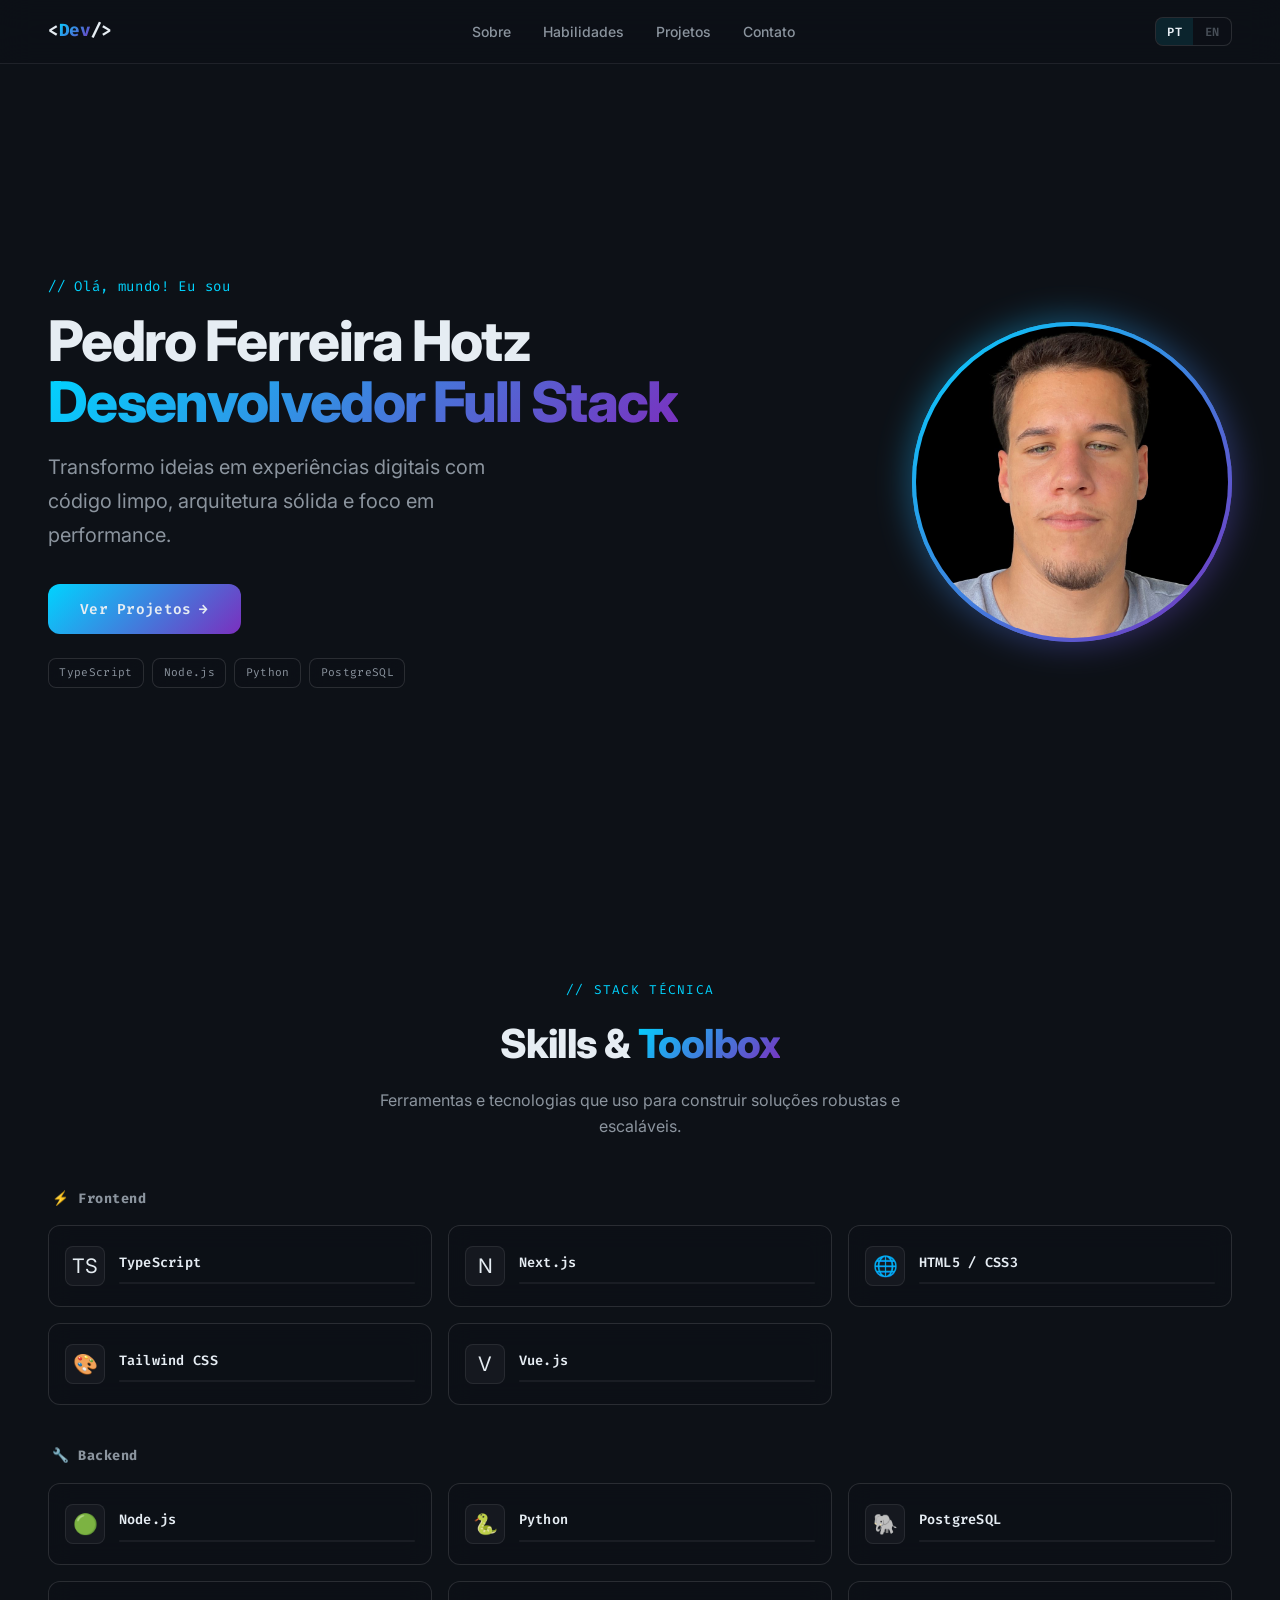
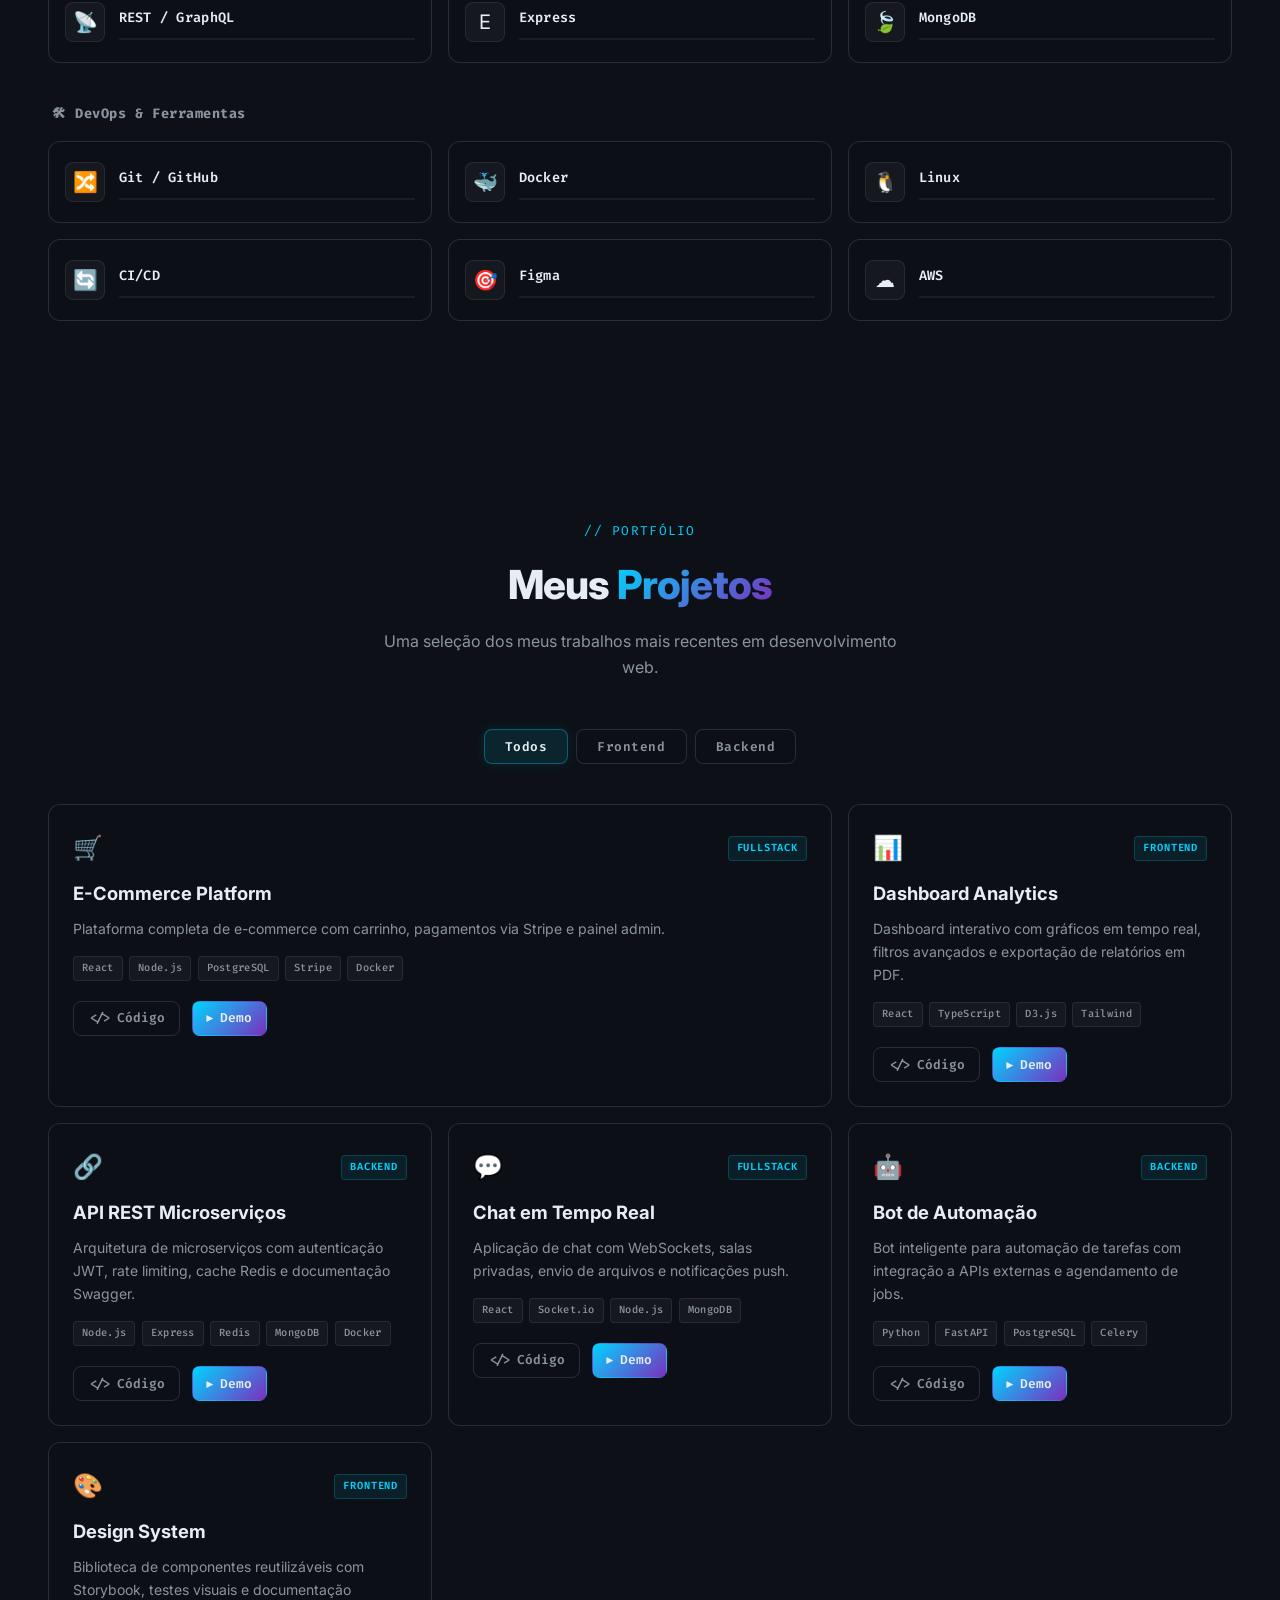
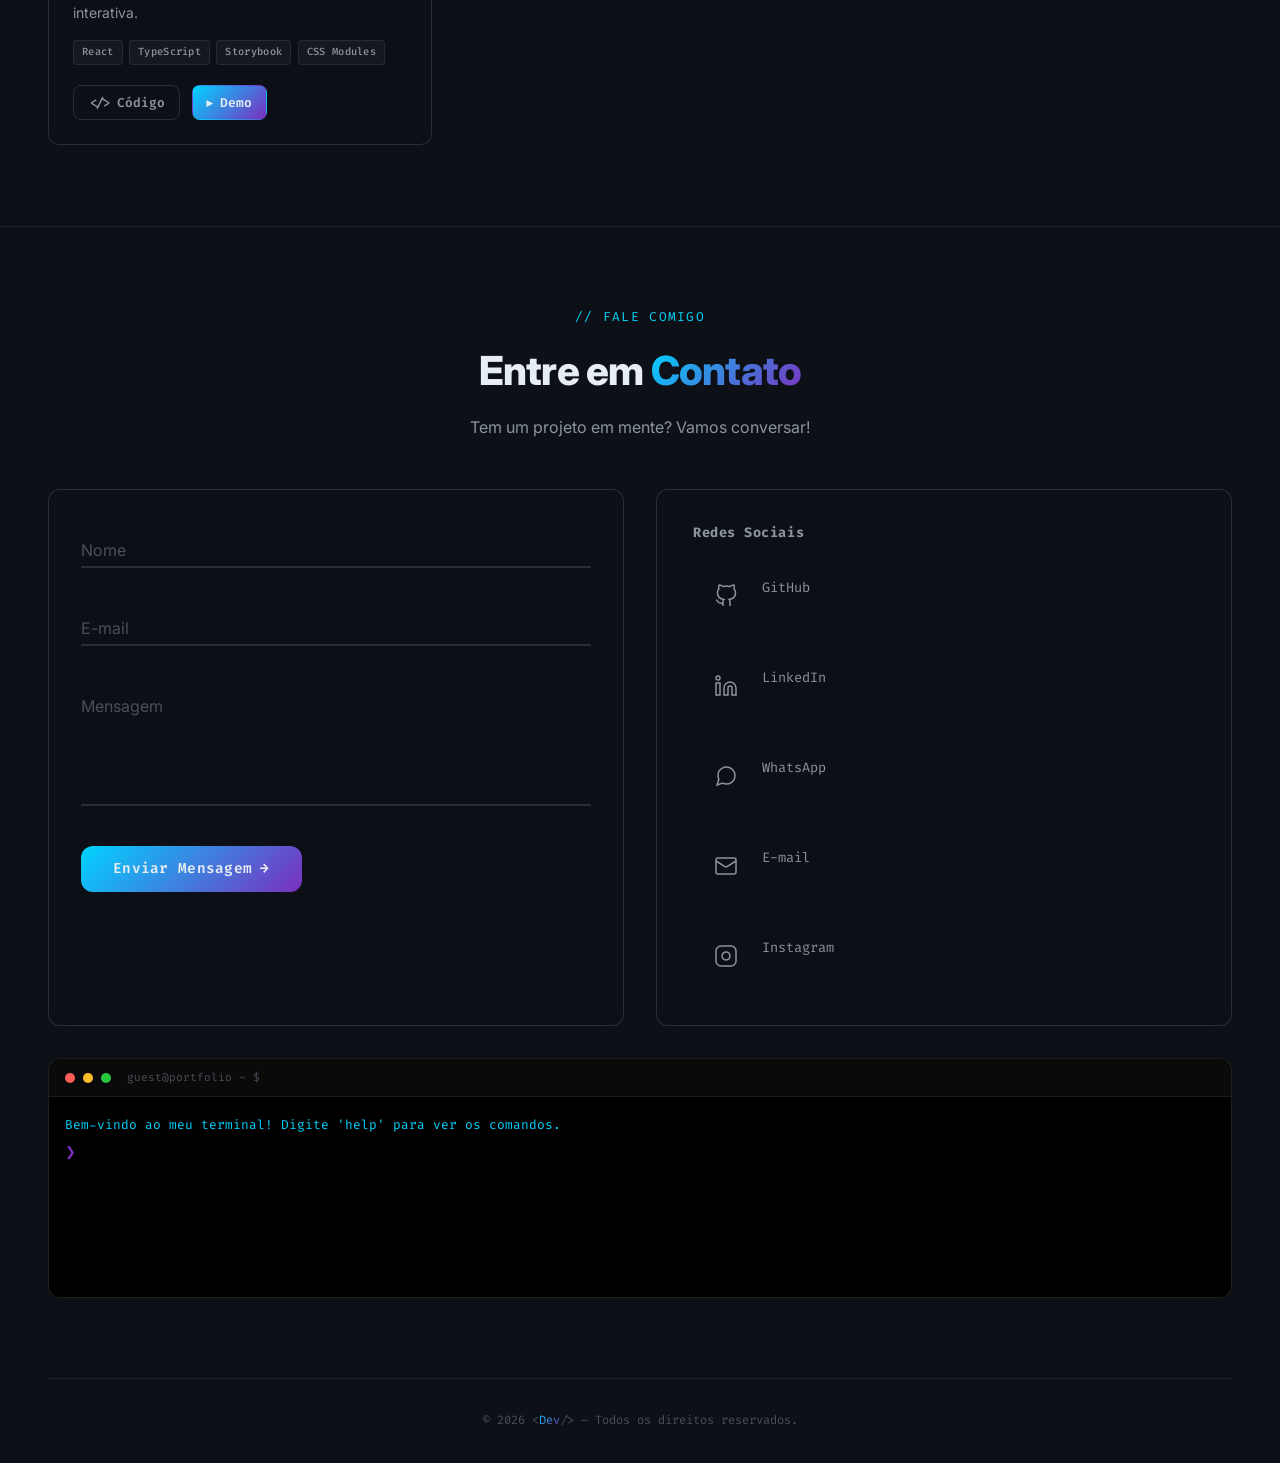
<file: index.html>
<!DOCTYPE html>
<html lang="pt-BR">
<head>
  <meta charset="UTF-8" />
  <meta name="viewport" content="width=device-width, initial-scale=1.0" />
  <title>Pedro Hotz — Desenvolvedor Full Stack | Portfolio</title>
  <meta name="description" content="Portfolio profissional de desenvolvedor Full Stack. Projetos em React, Node.js, TypeScript, Python e mais." />
  <meta name="keywords" content="desenvolvedor, full stack, portfolio, node.js, typescript, python" />
  <meta name="author" content="Pedro Hotz" />
  <meta property="og:title" content="Pedro Ferreira Hotz — Desenvolvedor Full Stack" />
  <meta property="og:description" content="Portfolio profissional com projetos em Node.js, TypeScript e Python." />
  <meta property="og:type" content="website" />
  <meta name="twitter:card" content="summary_large_image" />
  <link rel="canonical" href="https://seusite.com" />
  <link rel="preconnect" href="https://fonts.googleapis.com" />
  <link rel="preconnect" href="https://fonts.gstatic.com" crossorigin />
  <link href="https://fonts.googleapis.com/css2?family=Fira+Code:wght@400;600;700&family=Inter:wght@400;500;600;700;800&display=swap" rel="stylesheet" />
  <link rel="stylesheet" href="style.css" />
  <script type="application/ld+json">
  {
    "@context": "https://schema.org",
    "@type": "Person",
    "name": "Pedro Ferreira Hotz",
    "jobTitle": "Full Stack Developer",
    "url": "https://pedro-hotz.github.io/portfolio"
  }
  </script>
</head>
<body>
<div class="portfolio-root">

  <!-- ====== HEADER ====== -->
  <header class="site-header" role="banner">
    <a href="#" class="header-brand" aria-label="Home">&lt;<span class="accent">Dev</span>/&gt;</a>
    <nav aria-label="Main navigation">
      <ul class="header-nav">
        <li><a href="#about" data-i18n="nav.about">Sobre</a></li>
        <li><a href="#skills" data-i18n="nav.skills">Habilidades</a></li>
        <li><a href="#projects" data-i18n="nav.projects">Projetos</a></li>
        <li><a href="#contact" data-i18n="nav.contact">Contato</a></li>
      </ul>
    </nav>
    <div class="header-right">
      <div class="lang-selector" role="group" aria-label="Language selector">
        <button class="lang-btn" data-lang="pt" aria-pressed="true">PT</button>
        <button class="lang-btn" data-lang="en" aria-pressed="false">EN</button>
      </div>
      <button class="mobile-toggle" aria-label="Toggle menu" aria-expanded="false">
        <span></span><span></span><span></span>
      </button>
    </div>
  </header>

  <!-- Mobile Menu -->
  <div class="mobile-menu" role="dialog" aria-modal="true">
    <a href="#about" data-i18n="nav.about">Sobre</a>
    <a href="#skills" data-i18n="nav.skills">Habilidades</a>
    <a href="#projects" data-i18n="nav.projects">Projetos</a>
    <a href="#contact" data-i18n="nav.contact">Contato</a>
  </div>

  <!-- ====== HERO ====== -->
  <section class="hero" id="hero" aria-label="Hero">
    <div class="hero-container">
      <div class="hero-text">
        <p class="hero-greeting" data-i18n="hero.greeting">// Olá, mundo! Eu sou</p>
        <h1 class="hero-title">
          <span data-i18n="hero.name">Pedro Ferreira Hotz</span><br />
          <span class="gradient-text" data-i18n="hero.role">Desenvolvedor Full Stack</span>
        </h1>
        <p class="hero-subtitle" data-i18n="hero.subtitle">Transformo ideias em experiências digitais com código limpo, arquitetura sólida e foco em performance.</p>
        <a href="#projects" class="btn-glow">
          <span data-i18n="hero.cta">Ver Projetos</span>
          <span class="btn-arrow">→</span>
        </a>
        <div class="hero-tags">
          <span class="hero-tag">TypeScript</span>
          <span class="hero-tag">Node.js</span>
          <span class="hero-tag">Python</span>
          <span class="hero-tag">PostgreSQL</span>
        </div>
      </div>
      <div class="hero-image">
        <div class="profile-frame">
          <img class="profile-img" src="assets/me.jpg" alt="Foto de perfil" loading="eager" width="320" height="320" />
        </div>
      </div>
    </div>
  </section>

  <!-- ====== SKILLS ====== -->
  <section class="skills-section" id="skills" aria-label="Skills & Toolbox">
    <div class="skills-container">
      <div class="section-header">
        <p class="section-label" data-i18n="skills.label">// Stack Técnica</p>
        <h2 class="section-title">Skills &amp; <span class="gradient-text">Toolbox</span></h2>
        <p class="section-desc" data-i18n="skills.desc">Ferramentas e tecnologias que uso para construir soluções robustas e escaláveis.</p>
      </div>

      <div class="skills-category">
        <h3 class="category-title" data-i18n="skills.cat.frontend">⚡ Frontend</h3>
        <div class="skills-grid">
          <div class="skill-card"><div class="skill-icon">TS</div><div class="skill-info"><span class="skill-name">TypeScript</span><div class="skill-xp"><div class="skill-xp-fill" style="--xp:90%"></div></div></div><span class="skill-badge badge-advanced">Avançado</span></div>
          <div class="skill-card"><div class="skill-icon">N</div><div class="skill-info"><span class="skill-name">Next.js</span><div class="skill-xp"><div class="skill-xp-fill" style="--xp:70%"></div></div></div><span class="skill-badge badge-intermediate">Intermediário</span></div>
          <div class="skill-card"><div class="skill-icon">🌐</div><div class="skill-info"><span class="skill-name">HTML5 / CSS3</span><div class="skill-xp"><div class="skill-xp-fill" style="--xp:95%"></div></div></div><span class="skill-badge badge-advanced">Avançado</span></div>
          <div class="skill-card"><div class="skill-icon">🎨</div><div class="skill-info"><span class="skill-name">Tailwind CSS</span><div class="skill-xp"><div class="skill-xp-fill" style="--xp:85%"></div></div></div><span class="skill-badge badge-advanced">Avançado</span></div>
          <div class="skill-card"><div class="skill-icon">V</div><div class="skill-info"><span class="skill-name">Vue.js</span><div class="skill-xp"><div class="skill-xp-fill" style="--xp:60%"></div></div></div><span class="skill-badge badge-intermediate">Intermediário</span></div>
        </div>
      </div>

      <div class="skills-category">
        <h3 class="category-title" data-i18n="skills.cat.backend">🔧 Backend</h3>
        <div class="skills-grid">
          <div class="skill-card"><div class="skill-icon">🟢</div><div class="skill-info"><span class="skill-name">Node.js</span><div class="skill-xp"><div class="skill-xp-fill" style="--xp:85%"></div></div></div><span class="skill-badge badge-advanced">Avançado</span></div>
          <div class="skill-card"><div class="skill-icon">🐍</div><div class="skill-info"><span class="skill-name">Python</span><div class="skill-xp"><div class="skill-xp-fill" style="--xp:72%"></div></div></div><span class="skill-badge badge-intermediate">Intermediário</span></div>
          <div class="skill-card"><div class="skill-icon">🐘</div><div class="skill-info"><span class="skill-name">PostgreSQL</span><div class="skill-xp"><div class="skill-xp-fill" style="--xp:80%"></div></div></div><span class="skill-badge badge-advanced">Avançado</span></div>
          <div class="skill-card"><div class="skill-icon">📡</div><div class="skill-info"><span class="skill-name">REST / GraphQL</span><div class="skill-xp"><div class="skill-xp-fill" style="--xp:75%"></div></div></div><span class="skill-badge badge-intermediate">Intermediário</span></div>
          <div class="skill-card"><div class="skill-icon">E</div><div class="skill-info"><span class="skill-name">Express</span><div class="skill-xp"><div class="skill-xp-fill" style="--xp:82%"></div></div></div><span class="skill-badge badge-advanced">Avançado</span></div>
          <div class="skill-card"><div class="skill-icon">🍃</div><div class="skill-info"><span class="skill-name">MongoDB</span><div class="skill-xp"><div class="skill-xp-fill" style="--xp:65%"></div></div></div><span class="skill-badge badge-intermediate">Intermediário</span></div>
        </div>
      </div>

      <div class="skills-category">
        <h3 class="category-title" data-i18n="skills.cat.tools">🛠 DevOps & Ferramentas</h3>
        <div class="skills-grid">
          <div class="skill-card"><div class="skill-icon">🔀</div><div class="skill-info"><span class="skill-name">Git / GitHub</span><div class="skill-xp"><div class="skill-xp-fill" style="--xp:90%"></div></div></div><span class="skill-badge badge-advanced">Avançado</span></div>
          <div class="skill-card"><div class="skill-icon">🐳</div><div class="skill-info"><span class="skill-name">Docker</span><div class="skill-xp"><div class="skill-xp-fill" style="--xp:68%"></div></div></div><span class="skill-badge badge-intermediate">Intermediário</span></div>
          <div class="skill-card"><div class="skill-icon">🐧</div><div class="skill-info"><span class="skill-name">Linux</span><div class="skill-xp"><div class="skill-xp-fill" style="--xp:70%"></div></div></div><span class="skill-badge badge-intermediate">Intermediário</span></div>
          <div class="skill-card"><div class="skill-icon">🔄</div><div class="skill-info"><span class="skill-name">CI/CD</span><div class="skill-xp"><div class="skill-xp-fill" style="--xp:45%"></div></div></div><span class="skill-badge badge-learning">Aprendendo</span></div>
          <div class="skill-card"><div class="skill-icon">🎯</div><div class="skill-info"><span class="skill-name">Figma</span><div class="skill-xp"><div class="skill-xp-fill" style="--xp:60%"></div></div></div><span class="skill-badge badge-intermediate">Intermediário</span></div>
          <div class="skill-card"><div class="skill-icon">☁</div><div class="skill-info"><span class="skill-name">AWS</span><div class="skill-xp"><div class="skill-xp-fill" style="--xp:40%"></div></div></div><span class="skill-badge badge-learning">Aprendendo</span></div>
        </div>
      </div>
    </div>
  </section>

  <!-- ====== PROJECTS ====== -->
  <section class="projects-section" id="projects" aria-label="Projects">
    <div class="projects-container">
      <div class="section-header">
        <p class="section-label" data-i18n="projects.label">// Portfólio</p>
        <h2 class="section-title"><span data-i18n="projects.title.pre">Meus </span><span class="gradient-text" data-i18n="projects.title.accent">Projetos</span></h2>
        <p class="section-desc" data-i18n="projects.desc">Uma seleção dos meus trabalhos mais recentes em desenvolvimento web.</p>
      </div>

      <div class="projects-filters">
        <button class="filter-btn active" data-filter="all" data-i18n="projects.filter.all">Todos</button>
        <button class="filter-btn" data-filter="frontend" data-i18n="projects.filter.frontend">Frontend</button>
        <button class="filter-btn" data-filter="backend" data-i18n="projects.filter.backend">Backend</button>
      </div>

      <div class="bento-grid">
        <div class="project-card fade-in featured" data-category="fullstack">
          <div class="project-card-header"><span class="project-icon">🛒</span><span class="project-type">fullstack</span></div>
          <h3 class="project-title">E-Commerce Platform</h3>
          <p class="project-desc">Plataforma completa de e-commerce com carrinho, pagamentos via Stripe e painel admin.</p>
          <div class="project-stack"><span class="stack-tag">React</span><span class="stack-tag">Node.js</span><span class="stack-tag">PostgreSQL</span><span class="stack-tag">Stripe</span><span class="stack-tag">Docker</span></div>
          <div class="project-actions"><a href="#" class="project-link" target="_blank" rel="noopener noreferrer">&lt;/&gt; <span data-i18n="projects.btn.code">Código</span></a><a href="#" class="project-link primary" target="_blank" rel="noopener noreferrer">▶ <span data-i18n="projects.btn.demo">Demo</span></a></div>
        </div>
        <div class="project-card fade-in" data-category="frontend">
          <div class="project-card-header"><span class="project-icon">📊</span><span class="project-type">frontend</span></div>
          <h3 class="project-title">Dashboard Analytics</h3>
          <p class="project-desc">Dashboard interativo com gráficos em tempo real, filtros avançados e exportação de relatórios em PDF.</p>
          <div class="project-stack"><span class="stack-tag">React</span><span class="stack-tag">TypeScript</span><span class="stack-tag">D3.js</span><span class="stack-tag">Tailwind</span></div>
          <div class="project-actions"><a href="#" class="project-link" target="_blank" rel="noopener noreferrer">&lt;/&gt; <span data-i18n="projects.btn.code">Código</span></a><a href="#" class="project-link primary" target="_blank" rel="noopener noreferrer">▶ <span data-i18n="projects.btn.demo">Demo</span></a></div>
        </div>
        <div class="project-card fade-in" data-category="backend">
          <div class="project-card-header"><span class="project-icon">🔗</span><span class="project-type">backend</span></div>
          <h3 class="project-title">API REST Microserviços</h3>
          <p class="project-desc">Arquitetura de microserviços com autenticação JWT, rate limiting, cache Redis e documentação Swagger.</p>
          <div class="project-stack"><span class="stack-tag">Node.js</span><span class="stack-tag">Express</span><span class="stack-tag">Redis</span><span class="stack-tag">MongoDB</span><span class="stack-tag">Docker</span></div>
          <div class="project-actions"><a href="#" class="project-link" target="_blank" rel="noopener noreferrer">&lt;/&gt; <span data-i18n="projects.btn.code">Código</span></a><a href="#" class="project-link primary" target="_blank" rel="noopener noreferrer">▶ <span data-i18n="projects.btn.demo">Demo</span></a></div>
        </div>
        <div class="project-card fade-in" data-category="fullstack">
          <div class="project-card-header"><span class="project-icon">💬</span><span class="project-type">fullstack</span></div>
          <h3 class="project-title">Chat em Tempo Real</h3>
          <p class="project-desc">Aplicação de chat com WebSockets, salas privadas, envio de arquivos e notificações push.</p>
          <div class="project-stack"><span class="stack-tag">React</span><span class="stack-tag">Socket.io</span><span class="stack-tag">Node.js</span><span class="stack-tag">MongoDB</span></div>
          <div class="project-actions"><a href="#" class="project-link" target="_blank" rel="noopener noreferrer">&lt;/&gt; <span data-i18n="projects.btn.code">Código</span></a><a href="#" class="project-link primary" target="_blank" rel="noopener noreferrer">▶ <span data-i18n="projects.btn.demo">Demo</span></a></div>
        </div>
        <div class="project-card fade-in" data-category="backend">
          <div class="project-card-header"><span class="project-icon">🤖</span><span class="project-type">backend</span></div>
          <h3 class="project-title">Bot de Automação</h3>
          <p class="project-desc">Bot inteligente para automação de tarefas com integração a APIs externas e agendamento de jobs.</p>
          <div class="project-stack"><span class="stack-tag">Python</span><span class="stack-tag">FastAPI</span><span class="stack-tag">PostgreSQL</span><span class="stack-tag">Celery</span></div>
          <div class="project-actions"><a href="#" class="project-link" target="_blank" rel="noopener noreferrer">&lt;/&gt; <span data-i18n="projects.btn.code">Código</span></a><a href="#" class="project-link primary" target="_blank" rel="noopener noreferrer">▶ <span data-i18n="projects.btn.demo">Demo</span></a></div>
        </div>
        <div class="project-card fade-in" data-category="frontend">
          <div class="project-card-header"><span class="project-icon">🎨</span><span class="project-type">frontend</span></div>
          <h3 class="project-title">Design System</h3>
          <p class="project-desc">Biblioteca de componentes reutilizáveis com Storybook, testes visuais e documentação interativa.</p>
          <div class="project-stack"><span class="stack-tag">React</span><span class="stack-tag">TypeScript</span><span class="stack-tag">Storybook</span><span class="stack-tag">CSS Modules</span></div>
          <div class="project-actions"><a href="#" class="project-link" target="_blank" rel="noopener noreferrer">&lt;/&gt; <span data-i18n="projects.btn.code">Código</span></a><a href="#" class="project-link primary" target="_blank" rel="noopener noreferrer">▶ <span data-i18n="projects.btn.demo">Demo</span></a></div>
        </div>
      </div>
    </div>
  </section>

  <!-- ====== FOOTER / CONTACT ====== -->
  <footer class="footer-section" id="contact" aria-label="Contact">
    <div class="footer-container">
      <div class="section-header">
        <p class="section-label" data-i18n="contact.label">// Fale Comigo</p>
        <h2 class="section-title"><span data-i18n="contact.title.pre">Entre em </span><span class="gradient-text" data-i18n="contact.title.accent">Contato</span></h2>
        <p class="section-desc" data-i18n="contact.desc">Tem um projeto em mente? Vamos conversar!</p>
      </div>

      <div class="footer-grid">
        <!-- Contact Form -->
        <div class="contact-form-wrapper">
          <form id="contact-form" novalidate>
            <div class="form-group">
              <input type="text" id="contact-name" placeholder=" " required />
              <label for="contact-name" data-i18n="contact.name">Nome</label>
              <div class="form-error"></div>
            </div>
            <div class="form-group">
              <input type="email" id="contact-email" placeholder=" " required />
              <label for="contact-email" data-i18n="contact.email">E-mail</label>
              <div class="form-error"></div>
            </div>
            <div class="form-group">
              <textarea id="contact-message" placeholder=" " rows="4" required></textarea>
              <label for="contact-message" data-i18n="contact.message">Mensagem</label>
              <div class="form-error"></div>
            </div>
            <button type="submit" class="btn-submit">
              <span data-i18n="contact.send">Enviar Mensagem</span>
              <span class="btn-arrow">→</span>
            </button>
            <div class="form-success"></div>
          </form>
        </div>

        <!-- Social Links -->
        <div class="social-wrapper">
          <h3 class="category-title" data-i18n="social.title">Redes Sociais</h3>
          <div class="social-list">
            <a href="https://github.com/Pedro-hotz" class="social-link" data-social="github" target="_blank" rel="noopener noreferrer" aria-label="GitHub">
              <span class="social-icon"><svg viewBox="0 0 24 24" xmlns="http://www.w3.org/2000/svg"><path d="M9 19c-5 1.5-5-2.5-7-3m14 6v-3.87a3.37 3.37 0 0 0-.94-2.61c3.14-.35 6.44-1.54 6.44-7A5.44 5.44 0 0 0 20 4.77 5.07 5.07 0 0 0 19.91 1S18.73.65 16 2.48a13.38 13.38 0 0 0-7 0C6.27.65 5.09 1 5.09 1A5.07 5.07 0 0 0 5 4.77a5.44 5.44 0 0 0-1.5 3.78c0 5.42 3.3 6.61 6.44 7A3.37 3.37 0 0 0 9 18.13V22"/></svg></span>
              <span><span class="social-label">GitHub</span><span class="social-handle">@Pedro-hotz</span></span>
            </a>
            <a href="https://www.linkedin.com/in/pedro-hotz123" class="social-link" data-social="linkedin" target="_blank" rel="noopener noreferrer" aria-label="LinkedIn">
              <span class="social-icon"><svg viewBox="0 0 24 24" xmlns="http://www.w3.org/2000/svg"><path d="M16 8a6 6 0 0 1 6 6v7h-4v-7a2 2 0 0 0-2-2 2 2 0 0 0-2 2v7h-4v-7a6 6 0 0 1 6-6z"/><rect width="4" height="12" x="2" y="9"/><circle cx="4" cy="4" r="2"/></svg></span>
              <span><span class="social-label">LinkedIn</span><span class="social-handle">@pedro-hotz123</span></span>
            </a>
            <a href="https://wa.me/5521970268881" class="social-link" data-social="whatsapp" target="_blank" rel="noopener noreferrer" aria-label="WhatsApp">
              <span class="social-icon"><svg viewBox="0 0 24 24" xmlns="http://www.w3.org/2000/svg"><path d="M21 11.5a8.38 8.38 0 0 1-.9 3.8 8.5 8.5 0 0 1-7.6 4.7 8.38 8.38 0 0 1-3.8-.9L3 21l1.9-5.7a8.38 8.38 0 0 1-.9-3.8 8.5 8.5 0 0 1 4.7-7.6 8.38 8.38 0 0 1 3.8-.9h.5a8.48 8.48 0 0 1 8 8v.5z"/></svg></span>
              <span><span class="social-label">WhatsApp</span><span class="social-handle">+55 21 97026-8881</span></span>
            </a>
            <a href="mailto:pfh92006@gmail.com" class="social-link" data-social="email" target="_blank" rel="noopener noreferrer" aria-label="E-mail">
              <span class="social-icon"><svg viewBox="0 0 24 24" xmlns="http://www.w3.org/2000/svg"><rect width="20" height="16" x="2" y="4" rx="2"/><path d="m22 7-8.97 5.7a1.94 1.94 0 0 1-2.06 0L2 7"/></svg></span>
              <span><span class="social-label">E-mail</span><span class="social-handle">pfh92006@gmail.com</span></span>
            </a>
            <a href="https://www.instagram.com/pedrohotz_" class="social-link" data-social="instagram" target="_blank" rel="noopener noreferrer" aria-label="Instagram">
              <span class="social-icon"><svg viewBox="0 0 24 24" xmlns="http://www.w3.org/2000/svg"><rect width="20" height="20" x="2" y="2" rx="5" ry="5"/><path d="M16 11.37A4 4 0 1 1 12.63 8 4 4 0 0 1 16 11.37z"/><line x1="17.5" x2="17.51" y1="6.5" y2="6.5"/></svg></span>
              <span><span class="social-label">Instagram</span><span class="social-handle">@pedrohotz_</span></span>
            </a>

          </div>
        </div>

        <!-- Terminal Easter Egg -->
        <div class="terminal-wrapper">
          <div class="terminal-bar">
            <span class="terminal-dot red"></span>
            <span class="terminal-dot yellow"></span>
            <span class="terminal-dot green"></span>
            <span class="terminal-title">guest@portfolio ~ $</span>
          </div>
          <div class="terminal-body" id="terminal-body">
            <div class="terminal-input-line">
              <span class="prompt">❯</span>
              <input id="terminal-input" class="terminal-input" type="text" spellcheck="false" autocomplete="off" />
            </div>
          </div>
        </div>
      </div>

      <!-- Footer Bottom -->
      <div class="footer-bottom">
        <p class="footer-copy">© 2026 &lt;<span class="accent">Dev</span>/&gt; — <span data-i18n="footer.copy">Todos os direitos reservados.</span></p>
      </div>
    </div>
  </footer>

</div>

<script src="https://cdn.emailjs.com/dist/email.min.js"></script>
<script src="main.js"></script>
</body>
</html>
</file>
<file: style.css>
/* ============================================================
   PORTFOLIO CSS — Clean, Corporate, Tech
   Mobile First | Glassmorphism | Dark Theme
   ============================================================ */

/* --- Custom Properties (Design Tokens) --- */
:root {
  --bg-primary: #0D1117;
  --bg-secondary: #161B22;
  --bg-glass: rgba(13, 17, 23, 0.7);
  --text-primary: #E6EDF3;
  --text-secondary: #8B949E;
  --text-muted: #484F58;
  --border-subtle: rgba(255, 255, 255, 0.08);
  --border-glass: rgba(255, 255, 255, 0.12);
  --gradient-accent: linear-gradient(135deg, #00D4FF, #7B2FBE);
  --gradient-accent-hover: linear-gradient(135deg, #00E5FF, #9B4FDE);
  --glow-cyan: rgba(0, 212, 255, 0.4);
  --glow-purple: rgba(123, 47, 190, 0.3);
  --radius: 12px;
  --radius-sm: 8px;
  --font-body: 'Inter', -apple-system, BlinkMacSystemFont, 'Segoe UI', sans-serif;
  --font-mono: 'Fira Code', 'JetBrains Mono', 'Cascadia Code', monospace;
  --header-height: 64px;
  --transition: 0.3s cubic-bezier(0.4, 0, 0.2, 1);
}

/* --- Reset & Base --- */
body {
  margin: 0;
  padding: 0;
  background-color: var(--bg-primary);
  color: var(--text-primary);
  font-family: var(--font-body);
  line-height: 1.6;
  -webkit-font-smoothing: antialiased;
  -moz-osx-font-smoothing: grayscale;
  min-height: 100vh;
  overflow-x: hidden;
}

*,
*::before,
*::after {
  box-sizing: border-box;
  margin: 0;
  padding: 0;
}

.portfolio-root {
  min-height: 100vh;
}

/* --- Mouse Trail Effect --- */
.mouse-trail {
  position: fixed;
  width: 8px;
  height: 8px;
  border-radius: 50%;
  background: var(--gradient-accent);
  pointer-events: none;
  z-index: 9999;
  opacity: 0;
  transition: opacity 0.15s ease;
  filter: blur(1px);
}

.mouse-trail.active {
  opacity: 0.6;
}

/* ============================================================
   HEADER — Fixed, Glassmorphism
   ============================================================ */
.site-header {
  position: fixed;
  top: 0;
  left: 0;
  right: 0;
  z-index: 1000;
  height: var(--header-height);
  display: flex;
  align-items: center;
  justify-content: space-between;
  padding: 0 clamp(1rem, 4vw, 3rem);
  background: var(--bg-glass);
  backdrop-filter: blur(16px);
  -webkit-backdrop-filter: blur(16px);
  border-bottom: 1px solid var(--border-subtle);
  transition: background var(--transition);
}

/* Logo / Brand */
.header-brand {
  font-family: var(--font-mono);
  font-size: 1.1rem;
  font-weight: 700;
  color: var(--text-primary);
  text-decoration: none;
  letter-spacing: -0.02em;
}

.header-brand .accent {
  background: var(--gradient-accent);
  -webkit-background-clip: text;
  -webkit-text-fill-color: transparent;
  background-clip: text;
}

/* Navigation */
.header-nav {
  display: none;
  align-items: center;
  gap: 2rem;
  list-style: none;
}

.header-nav a {
  font-size: 0.875rem;
  font-weight: 500;
  color: var(--text-secondary);
  text-decoration: none;
  transition: color var(--transition);
  position: relative;
}

.header-nav a::after {
  content: '';
  position: absolute;
  bottom: -4px;
  left: 0;
  width: 0;
  height: 2px;
  background: var(--gradient-accent);
  border-radius: 1px;
  transition: width var(--transition);
}

.header-nav a:hover {
  color: var(--text-primary);
}

.header-nav a:hover::after {
  width: 100%;
}

/* Header Right (Lang + Mobile Toggle) */
.header-right {
  display: flex;
  align-items: center;
  gap: 1rem;
}

/* Language Selector */
.lang-selector {
  display: flex;
  align-items: center;
  gap: 0;
  background: var(--bg-glass);
  border: 1px solid var(--border-glass);
  border-radius: var(--radius-sm);
  overflow: hidden;
}

.lang-btn {
  padding: 0.35rem 0.7rem;
  font-family: var(--font-mono);
  font-size: 0.75rem;
  font-weight: 600;
  color: var(--text-muted);
  background: transparent;
  border: none;
  cursor: pointer;
  transition: all var(--transition);
  letter-spacing: 0.05em;
}

.lang-btn.active {
  color: var(--text-primary);
  background: rgba(0, 212, 255, 0.1);
}

.lang-btn:hover:not(.active) {
  color: var(--text-secondary);
}

/* Mobile Menu Toggle */
.mobile-toggle {
  display: flex;
  flex-direction: column;
  gap: 5px;
  background: none;
  border: none;
  cursor: pointer;
  padding: 4px;
}

.mobile-toggle span {
  display: block;
  width: 22px;
  height: 2px;
  background: var(--text-secondary);
  border-radius: 2px;
  transition: all var(--transition);
}

.mobile-toggle.open span:nth-child(1) {
  transform: rotate(45deg) translate(5px, 5px);
}

.mobile-toggle.open span:nth-child(2) {
  opacity: 0;
}

.mobile-toggle.open span:nth-child(3) {
  transform: rotate(-45deg) translate(5px, -5px);
}

/* Mobile Menu Overlay */
.mobile-menu {
  position: fixed;
  top: var(--header-height);
  left: 0;
  right: 0;
  bottom: 0;
  background: var(--bg-glass);
  backdrop-filter: blur(20px);
  -webkit-backdrop-filter: blur(20px);
  display: flex;
  flex-direction: column;
  align-items: center;
  justify-content: center;
  gap: 2rem;
  opacity: 0;
  visibility: hidden;
  transition: all var(--transition);
  z-index: 999;
}

.mobile-menu.open {
  opacity: 1;
  visibility: visible;
}

.mobile-menu a {
  font-size: 1.25rem;
  font-weight: 500;
  color: var(--text-secondary);
  text-decoration: none;
  transition: color var(--transition);
}

.mobile-menu a:hover {
  color: var(--text-primary);
}

/* ============================================================
   HERO SECTION
   ============================================================ */
.hero {
  min-height: 100vh;
  display: flex;
  align-items: center;
  padding: calc(var(--header-height) + 2rem) clamp(1rem, 4vw, 3rem) 2rem;
}

.hero-container {
  width: 100%;
  max-width: 1200px;
  margin: 0 auto;
  display: flex;
  flex-direction: column-reverse;
  align-items: center;
  gap: 3rem;
}

/* Hero Text */
.hero-text {
  text-align: center;
}

.hero-greeting {
  font-family: var(--font-mono);
  font-size: 0.875rem;
  color: #00D4FF;
  margin-bottom: 0.75rem;
  letter-spacing: 0.05em;
}

.hero-title {
  font-size: clamp(2rem, 6vw, 3.5rem);
  font-weight: 800;
  line-height: 1.1;
  margin-bottom: 1rem;
  letter-spacing: -0.03em;
}

.hero-title .gradient-text {
  background: var(--gradient-accent);
  -webkit-background-clip: text;
  -webkit-text-fill-color: transparent;
  background-clip: text;
}

.hero-subtitle {
  font-size: clamp(1rem, 2.5vw, 1.25rem);
  color: var(--text-secondary);
  max-width: 500px;
  margin: 0 auto 2rem;
  line-height: 1.7;
}

/* Glow Button */
.btn-glow {
  display: inline-flex;
  align-items: center;
  gap: 0.5rem;
  padding: 0.85rem 2rem;
  font-family: var(--font-mono);
  font-size: 0.9rem;
  font-weight: 600;
  color: var(--text-primary);
  background: var(--gradient-accent);
  border: none;
  border-radius: var(--radius);
  cursor: pointer;
  position: relative;
  overflow: hidden;
  transition: all var(--transition);
  text-decoration: none;
  letter-spacing: 0.02em;
}

.btn-glow::before {
  content: '';
  position: absolute;
  inset: 0;
  background: var(--gradient-accent-hover);
  opacity: 0;
  transition: opacity var(--transition);
}

.btn-glow:hover {
  transform: translateY(-2px);
  box-shadow:
    0 0 20px var(--glow-cyan),
    0 0 40px var(--glow-purple),
    0 8px 32px rgba(0, 0, 0, 0.4);
}

.btn-glow:hover::before {
  opacity: 1;
}

.btn-glow span {
  position: relative;
  z-index: 1;
}

.btn-glow .btn-arrow {
  position: relative;
  z-index: 1;
  transition: transform var(--transition);
}

.btn-glow:hover .btn-arrow {
  transform: translateX(4px);
}

/* Hero Image / Profile */
.hero-image {
  display: flex;
  justify-content: center;
}

.profile-frame {
  position: relative;
  width: 220px;
  height: 220px;
  border-radius: 50%;
  padding: 4px;
  background: var(--gradient-accent);
}

.profile-frame::after {
  content: '';
  position: absolute;
  inset: 0;
  border-radius: 50%;
  background: var(--gradient-accent);
  z-index: -1;
  animation: rotate-border 4s linear infinite;
}

@keyframes rotate-border {
  0% {
    filter: hue-rotate(0deg);
  }

  100% {
    filter: hue-rotate(360deg);
  }
}

.profile-frame::before {
  content: '';
  position: absolute;
  inset: -4px;
  border-radius: 50%;
  background: var(--gradient-accent);
  filter: blur(16px);
  opacity: 0.4;
  z-index: -1;
  animation: pulse-glow 3s ease-in-out infinite alternate;
}

@keyframes pulse-glow {
  from {
    opacity: 0.2;
    transform: scale(0.98);
  }

  to {
    opacity: 0.5;
    transform: scale(1.02);
  }
}

.profile-img {
  width: 100%;
  height: 100%;
  border-radius: 50%;
  object-fit: cover;
  background: var(--bg-secondary);
  display: block;
}

/* Tech Tags below hero */
.hero-tags {
  display: flex;
  flex-wrap: wrap;
  justify-content: center;
  gap: 0.5rem;
  margin-top: 1.5rem;
}

.hero-tag {
  font-family: var(--font-mono);
  font-size: 0.7rem;
  color: var(--text-secondary);
  padding: 0.3rem 0.65rem;
  background: var(--bg-glass);
  border: 1px solid var(--border-glass);
  border-radius: var(--radius-sm);
  backdrop-filter: blur(8px);
  letter-spacing: 0.03em;
}

/* ============================================================
   RESPONSIVE — Tablet+ (768px)
   ============================================================ */
@media (min-width: 768px) {
  .header-nav {
    display: flex;
  }

  .mobile-toggle {
    display: none;
  }

  .hero-container {
    flex-direction: row;
    justify-content: space-between;
  }

  .hero-text {
    text-align: left;
    flex: 1;
  }

  .hero-subtitle {
    margin: 0 0 2rem;
  }

  .hero-image {
    flex-shrink: 0;
  }

  .profile-frame {
    width: 280px;
    height: 280px;
  }

  .hero-tags {
    justify-content: flex-start;
  }
}

/* Desktop (1024px+) */
@media (min-width: 1024px) {
  .profile-frame {
    width: 320px;
    height: 320px;
  }

  .skills-grid {
    grid-template-columns: repeat(4, 1fr);
  }
}

/* ============================================================
   CUSTOM CURSOR — Círculo que segue o mouse
   ============================================================ */
.custom-cursor {
  position: fixed;
  width: 32px;
  height: 32px;
  border: 2px solid rgba(0, 212, 255, 0.5);
  border-radius: 50%;
  pointer-events: none;
  z-index: 10000;
  transition: width 0.25s ease, height 0.25s ease, border-color 0.25s ease, background 0.25s ease;
  transform: translate(-50%, -50%);
  mix-blend-mode: screen;
  background: transparent;
}

.custom-cursor.hovering {
  width: 56px;
  height: 56px;
  border-color: rgba(123, 47, 190, 0.6);
  background: rgba(0, 212, 255, 0.06);
}

/* Esconder cursor padrão na seção skills (desktop only) */
@media (min-width: 768px) {
  .skills-section {
    cursor: none;
  }

  .skills-section * {
    cursor: none;
  }
}

/* ============================================================
   SKILLS & TOOLBOX SECTION
   ============================================================ */
.skills-section {
  padding: 5rem clamp(1rem, 4vw, 3rem);
  position: relative;
}

.skills-container {
  max-width: 1200px;
  margin: 0 auto;
}

/* Section Header */
.section-header {
  text-align: center;
  margin-bottom: 3rem;
}

.section-label {
  font-family: var(--font-mono);
  font-size: 0.8rem;
  color: #00D4FF;
  letter-spacing: 0.1em;
  text-transform: uppercase;
  margin-bottom: 0.75rem;
}

.section-title {
  font-size: clamp(1.75rem, 4vw, 2.5rem);
  font-weight: 800;
  letter-spacing: -0.02em;
  margin-bottom: 0.75rem;
}

.section-title .gradient-text {
  background: var(--gradient-accent);
  -webkit-background-clip: text;
  -webkit-text-fill-color: transparent;
  background-clip: text;
}

.section-desc {
  font-size: 1rem;
  color: var(--text-secondary);
  max-width: 550px;
  margin: 0 auto;
}

/* Skills Category */
.skills-category {
  margin-bottom: 2.5rem;
}

.category-title {
  font-family: var(--font-mono);
  font-size: 0.85rem;
  color: var(--text-secondary);
  margin-bottom: 1rem;
  padding-left: 0.25rem;
  letter-spacing: 0.04em;
}

.category-title .cat-icon {
  margin-right: 0.5rem;
}

/* Skills Grid */
.skills-grid {
  display: grid;
  grid-template-columns: repeat(2, 1fr);
  gap: 1rem;
}

/* Skill Card — Glassmorphism */
.skill-card {
  position: relative;
  background: var(--bg-glass);
  backdrop-filter: blur(12px);
  -webkit-backdrop-filter: blur(12px);
  border: 1px solid var(--border-glass);
  border-radius: var(--radius);
  padding: 1.25rem 1rem;
  display: flex;
  align-items: center;
  gap: 0.85rem;
  overflow: hidden;
  transition: all var(--transition);
}

.skill-card::before {
  content: '';
  position: absolute;
  inset: 0;
  background: linear-gradient(135deg, rgba(0, 212, 255, 0.05), rgba(123, 47, 190, 0.05));
  opacity: 0;
  transition: opacity var(--transition);
}

.skill-card:hover {
  border-color: rgba(0, 212, 255, 0.25);
  transform: translateY(-3px);
  box-shadow:
    0 0 16px rgba(0, 212, 255, 0.08),
    0 8px 24px rgba(0, 0, 0, 0.3);
}

.skill-card:hover::before {
  opacity: 1;
}

/* Skill Icon */
.skill-icon {
  width: 40px;
  height: 40px;
  flex-shrink: 0;
  display: flex;
  align-items: center;
  justify-content: center;
  font-size: 1.25rem;
  background: rgba(255, 255, 255, 0.04);
  border-radius: var(--radius-sm);
  border: 1px solid var(--border-subtle);
  position: relative;
  z-index: 1;
}

/* Skill Info */
.skill-info {
  flex: 1;
  position: relative;
  z-index: 1;
}

.skill-name {
  font-family: var(--font-mono);
  font-size: 0.85rem;
  font-weight: 600;
  color: var(--text-primary);
  letter-spacing: 0.02em;
}

/* Badge — revelado no hover */
.skill-badge {
  position: absolute;
  top: 0.65rem;
  right: 0.65rem;
  font-family: var(--font-mono);
  font-size: 0.6rem;
  font-weight: 600;
  letter-spacing: 0.06em;
  text-transform: uppercase;
  padding: 0.2rem 0.55rem;
  border-radius: 4px;
  opacity: 0;
  transform: translateY(-6px);
  transition: all var(--transition);
  z-index: 2;
}

.skill-card:hover .skill-badge {
  opacity: 1;
  transform: translateY(0);
}

/* Badge color variants */
.skill-badge.badge-advanced {
  color: #00D4FF;
  background: rgba(0, 212, 255, 0.12);
  border: 1px solid rgba(0, 212, 255, 0.25);
}

.skill-badge.badge-intermediate {
  color: #A78BFA;
  background: rgba(167, 139, 250, 0.12);
  border: 1px solid rgba(167, 139, 250, 0.25);
}

.skill-badge.badge-learning {
  color: #34D399;
  background: rgba(52, 211, 153, 0.12);
  border: 1px solid rgba(52, 211, 153, 0.25);
}

/* Skill XP bar (subtle bottom line) */
.skill-xp {
  height: 2px;
  background: rgba(255, 255, 255, 0.06);
  border-radius: 1px;
  margin-top: 0.5rem;
  overflow: hidden;
}

.skill-xp-fill {
  height: 100%;
  border-radius: 1px;
  background: var(--gradient-accent);
  transition: width 0.6s ease;
  width: 0;
}

.skill-card:hover .skill-xp-fill {
  width: var(--xp, 0%);
}

/* ============================================================
   RESPONSIVE SKILLS — Tablet+ (768px)
   ============================================================ */
@media (min-width: 768px) {
  .skills-grid {
    grid-template-columns: repeat(3, 1fr);
  }
}

/* ============================================================
   PROJECTS SECTION — Bento Grid
   ============================================================ */
.projects-section {
  padding: 5rem clamp(1rem, 4vw, 3rem);
  position: relative;
}

.projects-container {
  max-width: 1200px;
  margin: 0 auto;
}

/* Filtros */
.projects-filters {
  display: flex;
  justify-content: center;
  gap: 0.5rem;
  margin-bottom: 2.5rem;
  flex-wrap: wrap;
}

.filter-btn {
  font-family: var(--font-mono);
  font-size: 0.8rem;
  font-weight: 600;
  letter-spacing: 0.04em;
  padding: 0.5rem 1.25rem;
  color: var(--text-secondary);
  background: var(--bg-glass);
  border: 1px solid var(--border-glass);
  border-radius: var(--radius-sm);
  cursor: pointer;
  transition: all var(--transition);
  backdrop-filter: blur(8px);
  -webkit-backdrop-filter: blur(8px);
}

.filter-btn:hover {
  color: var(--text-primary);
  border-color: rgba(0, 212, 255, 0.2);
}

.filter-btn.active {
  color: var(--text-primary);
  background: rgba(0, 212, 255, 0.1);
  border-color: rgba(0, 212, 255, 0.35);
  box-shadow: 0 0 12px rgba(0, 212, 255, 0.1);
}

/* Bento Grid */
.bento-grid {
  display: grid;
  grid-template-columns: 1fr;
  gap: 1rem;
}

/* Project Card — Glassmorphism */
.project-card {
  position: relative;
  background: var(--bg-glass);
  backdrop-filter: blur(12px);
  -webkit-backdrop-filter: blur(12px);
  border: 1px solid var(--border-glass);
  border-radius: var(--radius);
  padding: 1.5rem;
  overflow: hidden;
  transition: all 0.4s cubic-bezier(0.4, 0, 0.2, 1);
  opacity: 1;
  transform: scale(1);
}

.project-card.hidden {
  opacity: 0;
  transform: scale(0.92);
  pointer-events: none;
  position: absolute;
  visibility: hidden;
}

.project-card.fade-in {
  animation: projectFadeIn 0.4s ease forwards;
}

@keyframes projectFadeIn {
  from {
    opacity: 0;
    transform: translateY(16px) scale(0.96);
  }

  to {
    opacity: 1;
    transform: translateY(0) scale(1);
  }
}

.project-card::before {
  content: '';
  position: absolute;
  inset: 0;
  background: linear-gradient(135deg, rgba(0, 212, 255, 0.04), rgba(123, 47, 190, 0.04));
  opacity: 0;
  transition: opacity var(--transition);
}

.project-card:hover {
  border-color: rgba(0, 212, 255, 0.25);
  transform: translateY(-4px);
  box-shadow:
    0 0 20px rgba(0, 212, 255, 0.06),
    0 12px 32px rgba(0, 0, 0, 0.35);
}

.project-card:hover::before {
  opacity: 1;
}

/* Card featured (span 2 colunas) */
.project-card.featured {
  grid-column: 1 / -1;
}

/* Card Header */
.project-card-header {
  display: flex;
  align-items: center;
  justify-content: space-between;
  margin-bottom: 0.75rem;
  position: relative;
  z-index: 1;
}

.project-icon {
  font-size: 1.5rem;
}

.project-type {
  font-family: var(--font-mono);
  font-size: 0.65rem;
  font-weight: 600;
  letter-spacing: 0.08em;
  text-transform: uppercase;
  color: #00D4FF;
  padding: 0.2rem 0.5rem;
  background: rgba(0, 212, 255, 0.08);
  border: 1px solid rgba(0, 212, 255, 0.2);
  border-radius: 4px;
}

/* Card Body */
.project-title {
  font-size: 1.15rem;
  font-weight: 700;
  margin-bottom: 0.5rem;
  position: relative;
  z-index: 1;
}

.project-desc {
  font-size: 0.875rem;
  color: var(--text-secondary);
  line-height: 1.65;
  margin-bottom: 1rem;
  position: relative;
  z-index: 1;
}

/* Tech stack tags */
.project-stack {
  display: flex;
  flex-wrap: wrap;
  gap: 0.4rem;
  margin-bottom: 1.25rem;
  position: relative;
  z-index: 1;
}

.stack-tag {
  font-family: var(--font-mono);
  font-size: 0.65rem;
  font-weight: 500;
  color: var(--text-secondary);
  padding: 0.2rem 0.5rem;
  background: rgba(255, 255, 255, 0.04);
  border: 1px solid var(--border-subtle);
  border-radius: 4px;
  letter-spacing: 0.03em;
}

/* Card Actions */
.project-actions {
  display: flex;
  gap: 0.75rem;
  position: relative;
  z-index: 1;
}

.project-link {
  font-family: var(--font-mono);
  font-size: 0.8rem;
  font-weight: 600;
  color: var(--text-secondary);
  text-decoration: none;
  padding: 0.4rem 0.85rem;
  border: 1px solid var(--border-glass);
  border-radius: var(--radius-sm);
  transition: all var(--transition);
  display: inline-flex;
  align-items: center;
  gap: 0.35rem;
}

.project-link:hover {
  color: var(--text-primary);
  border-color: rgba(0, 212, 255, 0.3);
  background: rgba(0, 212, 255, 0.06);
}

.project-link.primary {
  background: var(--gradient-accent);
  color: var(--text-primary);
  border-color: transparent;
}

.project-link.primary:hover {
  box-shadow: 0 0 16px var(--glow-cyan);
}

/* ============================================================
   RESPONSIVE PROJECTS — Tablet+ (768px)
   ============================================================ */
@media (min-width: 768px) {
  .bento-grid {
    grid-template-columns: repeat(2, 1fr);
  }
}

@media (min-width: 1024px) {
  .bento-grid {
    grid-template-columns: repeat(3, 1fr);
  }

  .project-card.featured {
    grid-column: span 2;
  }
}

/* ============================================================
   FOOTER / CONTACT SECTION
   ============================================================ */
.footer-section {
  padding: 5rem clamp(1rem, 4vw, 3rem) 2rem;
  position: relative;
  border-top: 1px solid var(--border-subtle);
}

.footer-container {
  max-width: 1200px;
  margin: 0 auto;
}

.footer-grid {
  display: grid;
  grid-template-columns: 1fr;
  gap: 3rem;
  margin-bottom: 3rem;
}

/* --- Contact Form (Google Style Float Label) --- */
.contact-form-wrapper {
  background: var(--bg-glass);
  backdrop-filter: blur(12px);
  -webkit-backdrop-filter: blur(12px);
  border: 1px solid var(--border-glass);
  border-radius: var(--radius);
  padding: 2rem;
}

.form-group {
  position: relative;
  margin-bottom: 2rem;
}

.form-group input,
.form-group textarea {
  width: 100%;
  padding: 1rem 0 0.5rem 0;
  font-family: var(--font-body);
  font-size: 1rem;
  color: var(--text-primary);
  background: transparent;
  border: none;
  border-bottom: 2px solid var(--border-glass);
  outline: none;
  transition: border-color var(--transition);
  resize: none;
}

.form-group textarea {
  min-height: 100px;
  line-height: 1.6;
}

.form-group label {
  position: absolute;
  top: 1rem;
  left: 0;
  font-size: 1rem;
  color: var(--text-muted);
  pointer-events: none;
  transition: all var(--transition);
  font-family: var(--font-body);
}

/* Float label effect */
.form-group input:focus~label,
.form-group input:not(:placeholder-shown)~label,
.form-group textarea:focus~label,
.form-group textarea:not(:placeholder-shown)~label {
  top: -0.5rem;
  font-size: 0.7rem;
  color: #00D4FF;
  font-family: var(--font-mono);
  letter-spacing: 0.06em;
}

.form-group input:focus,
.form-group textarea:focus {
  border-bottom-color: #00D4FF;
}

/* Email validation states */
.form-group input.valid {
  border-bottom-color: #00ff88;
}

.form-group input.valid~label {
  color: #00ff88;
}

.form-group input.invalid {
  border-bottom-color: #ff4757;
}

.form-group input.invalid~label {
  color: #ff4757;
}

.form-error {
  font-family: var(--font-mono);
  font-size: 0.7rem;
  color: #ff4757;
  margin-top: 0.35rem;
  opacity: 0;
  transform: translateY(-4px);
  transition: all var(--transition);
}

.form-error.visible {
  opacity: 1;
  transform: translateY(0);
}

.form-success {
  font-family: var(--font-mono);
  font-size: 0.85rem;
  color: #00ff88;
  text-align: center;
  margin-top: 1rem;
  opacity: 0;
  transition: opacity var(--transition);
}

.form-success.visible {
  opacity: 1;
}

.btn-submit {
  display: inline-flex;
  align-items: center;
  gap: 0.5rem;
  padding: 0.85rem 2rem;
  font-family: var(--font-mono);
  font-size: 0.9rem;
  font-weight: 600;
  color: var(--text-primary);
  background: var(--gradient-accent);
  border: none;
  border-radius: var(--radius);
  cursor: pointer;
  transition: all var(--transition);
  letter-spacing: 0.02em;
  width: 100%;
  justify-content: center;
}

.btn-submit:hover {
  transform: translateY(-2px);
  box-shadow: 0 0 20px var(--glow-cyan), 0 0 40px var(--glow-purple);
}

.btn-submit:disabled {
  opacity: 0.6;
  cursor: not-allowed;
  transform: none;
  box-shadow: none;
}

/* --- Social Links --- */
.social-wrapper {
  background: var(--bg-glass);
  backdrop-filter: blur(12px);
  -webkit-backdrop-filter: blur(12px);
  border: 1px solid var(--border-glass);
  border-radius: var(--radius);
  padding: 2rem;
}

.social-list {
  display: flex;
  flex-direction: column;
  gap: 1rem;
}

.social-link {
  display: flex;
  align-items: center;
  gap: 1rem;
  padding: 0.85rem 1rem;
  border-radius: var(--radius-sm);
  text-decoration: none;
  transition: all var(--transition);
  border: 1px solid transparent;
}

.social-link:hover {
  background: rgba(255, 255, 255, 0.03);
  border-color: var(--border-glass);
}

.social-icon {
  width: 40px;
  height: 40px;
  display: flex;
  align-items: center;
  justify-content: center;
  flex-shrink: 0;
  transition: all var(--transition);
}

.social-icon svg {
  width: 24px;
  height: 24px;
  stroke: #8B949E;
  stroke-width: 1.5;
  fill: none;
  transition: all var(--transition);
}

.social-link:hover .social-icon svg {
  filter: drop-shadow(0 0 8px var(--social-color, #8B949E));
  stroke: var(--social-color, #fff);
}

.social-label {
  font-family: var(--font-mono);
  font-size: 0.85rem;
  color: var(--text-secondary);
  transition: color var(--transition);
}

.social-handle {
  font-family: var(--font-mono);
  font-size: 0.75rem;
  color: var(--text-muted);
  display: block;
  max-width: 0;
  overflow: hidden;
  white-space: nowrap;
  transition: max-width 0.4s ease, opacity 0.3s ease;
  opacity: 0;
}

.social-link:hover .social-handle {
  max-width: 200px;
  opacity: 1;
}

.social-link:hover .social-label {
  color: var(--text-primary);
}

/* Social brand colors */
.social-link[data-social="github"] {
  --social-color: #fff;
}

.social-link[data-social="linkedin"] {
  --social-color: #0077B5;
}

.social-link[data-social="whatsapp"] {
  --social-color: #25D366;
}

.social-link[data-social="email"] {
  --social-color: #00D4FF;
}

.social-link[data-social="instagram"] {
  --social-color: #E4405F;
}

/* --- Terminal Easter Egg --- */
.terminal-wrapper {
  background: #000;
  border: 1px solid var(--border-glass);
  border-radius: var(--radius);
  overflow: hidden;
  margin-bottom: 2rem;
}

.terminal-bar {
  display: flex;
  align-items: center;
  gap: 0.5rem;
  padding: 0.6rem 1rem;
  background: rgba(255, 255, 255, 0.04);
  border-bottom: 1px solid var(--border-subtle);
}

.terminal-dot {
  width: 10px;
  height: 10px;
  border-radius: 50%;
}

.terminal-dot.red {
  background: #ff5f56;
}

.terminal-dot.yellow {
  background: #ffbd2e;
}

.terminal-dot.green {
  background: #27c93f;
}

.terminal-title {
  font-family: var(--font-mono);
  font-size: 0.7rem;
  color: var(--text-muted);
  margin-left: 0.5rem;
}

.terminal-body {
  padding: 1rem;
  min-height: 200px;
  max-height: 300px;
  overflow-y: auto;
  font-family: var(--font-mono);
  font-size: 0.8rem;
  line-height: 1.8;
  color: #00D4FF;
}

.terminal-body::-webkit-scrollbar {
  width: 4px;
}

.terminal-body::-webkit-scrollbar-track {
  background: transparent;
}

.terminal-body::-webkit-scrollbar-thumb {
  background: var(--border-glass);
  border-radius: 2px;
}

.terminal-line {
  margin-bottom: 0.25rem;
}

.terminal-line .prompt {
  color: #7B2FBE;
  margin-right: 0.5rem;
}

.terminal-line .cmd-text {
  color: var(--text-primary);
}

.terminal-line .output {
  color: var(--text-secondary);
}

.terminal-line .success {
  color: #00ff88;
}

.terminal-line .error {
  color: #ff4757;
}

.terminal-line .info {
  color: #00D4FF;
}

.terminal-progress {
  color: #ffbd2e;
}

.terminal-input-line {
  display: flex;
  align-items: center;
}

.terminal-input-line .prompt {
  color: #7B2FBE;
  margin-right: 0.5rem;
  flex-shrink: 0;
}

.terminal-input {
  background: transparent;
  border: none;
  outline: none;
  color: var(--text-primary);
  font-family: var(--font-mono);
  font-size: 0.8rem;
  flex: 1;
  caret-color: #00D4FF;
}

/* --- Footer Bottom --- */
.footer-bottom {
  text-align: center;
  padding-top: 2rem;
  border-top: 1px solid var(--border-subtle);
}

.footer-copy {
  font-family: var(--font-mono);
  font-size: 0.75rem;
  color: var(--text-muted);
}

.footer-copy .accent {
  background: var(--gradient-accent);
  -webkit-background-clip: text;
  -webkit-text-fill-color: transparent;
  background-clip: text;
}

/* ============================================================
   RESPONSIVE FOOTER — Tablet+ (768px)
   ============================================================ */
@media (min-width: 768px) {
  .footer-grid {
    grid-template-columns: 1fr 1fr;
  }

  .terminal-wrapper {
    grid-column: 1 / -1;
  }

  .btn-submit {
    width: auto;
  }
}

@media (min-width: 1024px) {
  .footer-grid {
    grid-template-columns: 1fr 1fr;
    gap: 2rem;
  }
}
</file>
